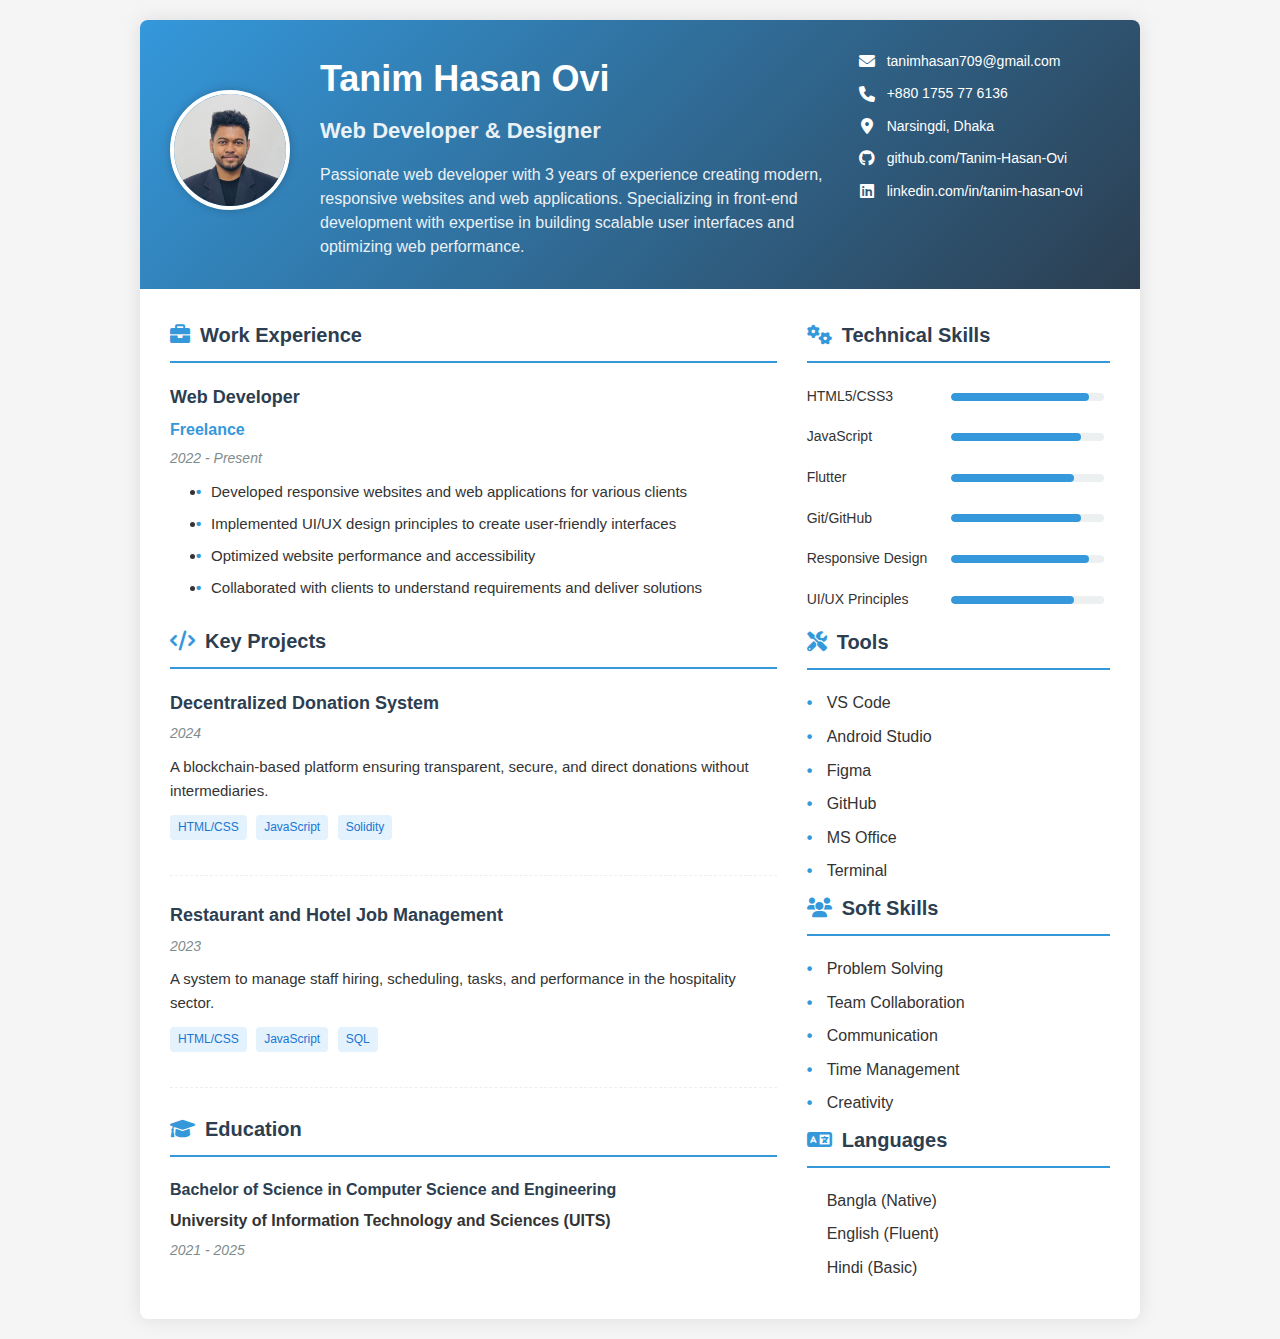
<file:  resume/index.html>
<!DOCTYPE html>
<html lang="en">
<head>
    <meta charset="UTF-8">
    <meta name="viewport" content="width=device-width, initial-scale=1.0">
    <title>Tanim Hasan Ovi - Web Developer Resume</title>
    <link rel="stylesheet" href="styles.css">
    <link rel="stylesheet" href="https://cdnjs.cloudflare.com/ajax/libs/font-awesome/6.0.0-beta3/css/all.min.css">
</head>
<body>
    <div class="resume-container">
        <header class="resume-header">
            <div class="profile-photo">
                <img src="img/TH_Ovi.jpg" alt="Tanim Hasan Ovi">
            </div>
            <div class="header-content">
                <h1>Tanim Hasan Ovi</h1>
                <h2>Web Developer & Designer</h2>
                <p class="summary">Passionate web developer with 3 years of experience creating modern, responsive websites and web applications. Specializing in front-end development with expertise in building scalable user interfaces and optimizing web performance.</p>
            </div>
            <div class="contact-info">
                <ul>
                    <li><i class="fas fa-envelope"></i> tanimhasan709@gmail.com</li>
                    <li><i class="fas fa-phone"></i> +880 1755 77 6136</li>
                    <li><i class="fas fa-map-marker-alt"></i> Narsingdi, Dhaka</li>
                    <li><i class="fab fa-github"></i> github.com/Tanim-Hasan-Ovi</li>
                    <li><i class="fab fa-linkedin"></i> linkedin.com/in/tanim-hasan-ovi</li>
                </ul>
            </div>
        </header>

        <div class="resume-body">
            <section class="left-column">
                <div class="experience">
                    <h3><i class="fas fa-briefcase"></i> Work Experience</h3>
                    <div class="job">
                        <h4>Web Developer</h4>
                        <div class="company">Freelance</div>
                        <div class="date">2022 - Present</div>
                        <ul class="responsibilities">
                            <li>Developed responsive websites and web applications for various clients</li>
                            <li>Implemented UI/UX design principles to create user-friendly interfaces</li>
                            <li>Optimized website performance and accessibility</li>
                            <li>Collaborated with clients to understand requirements and deliver solutions</li>
                        </ul>
                    </div>
                </div>
                
                <div class="projects">
                    <h3><i class="fas fa-code"></i> Key Projects</h3>
                    <div class="project">
                        <h4>Decentralized Donation System</h4>
                        <div class="date">2024</div>
                        <p>A blockchain-based platform ensuring transparent, secure, and direct donations without intermediaries.</p>
                        <div class="tech-used">
                            <span>HTML/CSS</span>
                            <span>JavaScript</span>
                            <span>Solidity</span>
                        </div>
                    </div>
                    <div class="project">
                        <h4>Restaurant and Hotel Job Management</h4>
                        <div class="date">2023</div>
                        <p>A system to manage staff hiring, scheduling, tasks, and performance in the hospitality sector.</p>
                        <div class="tech-used">
                            <span>HTML/CSS</span>
                            <span>JavaScript</span>
                            <span>SQL</span>
                        </div>
                    </div>
                </div>
                
                <div class="education">
                    <h3><i class="fas fa-graduation-cap"></i> Education</h3>
                    <div class="degree">
                        <h4>Bachelor of Science in Computer Science and Engineering</h4>
                        <div class="school">University of Information Technology and Sciences (UITS) </div>
                        <div class="date">2021 - 2025</div>
                    </div>
                </div>
            </section>
            
            <section class="right-column">
                <div class="skills">
                    <h3><i class="fas fa-cogs"></i> Technical Skills</h3>
                    <ul>
                        <li>
                            <span class="skill-name">HTML5/CSS3</span>
                            <div class="skill-bar"><div class="skill-level level-90"></div></div>
                        </li>
                        <li>
                            <span class="skill-name">JavaScript</span>
                            <div class="skill-bar"><div class="skill-level level-85"></div></div>
                        </li>
                        <li>
                            <span class="skill-name">Flutter</span>
                            <div class="skill-bar"><div class="skill-level level-80"></div></div>
                        </li>
                        <li>
                            <span class="skill-name">Git/GitHub</span>
                            <div class="skill-bar"><div class="skill-level level-85"></div></div>
                        </li>
                        <li>
                            <span class="skill-name">Responsive Design</span>
                            <div class="skill-bar"><div class="skill-level level-90"></div></div>
                        </li>
                        <li>
                            <span class="skill-name">UI/UX Principles</span>
                            <div class="skill-bar"><div class="skill-level level-80"></div></div>
                        </li>
                    </ul>
                </div>
                
                <div class="tools">
                    <h3><i class="fas fa-tools"></i> Tools</h3>
                    <ul>
                        <li>VS Code</li>
                        <li>Android Studio</li>
                        <li>Figma</li>
                        <li>GitHub</li>
                        <li>MS Office</li>
                        <li>Terminal</li>
                    </ul>
                </div>
                
                <div class="soft-skills">
                    <h3><i class="fas fa-users"></i> Soft Skills</h3>
                    <ul>
                        <li>Problem Solving</li>
                        <li>Team Collaboration</li>
                        <li>Communication</li>
                        <li>Time Management</li>
                        <li>Creativity</li>
                    </ul>
                </div>
                
                <div class="languages">
                    <h3><i class="fas fa-language"></i> Languages</h3>
                    <ul>
                        <li>Bangla (Native)</li>
                        <li>English (Fluent)</li>
                        <li>Hindi (Basic)</li>
                    </ul>
                </div>
            </section>
        </div>
    </div>
</body>
</html>
</file>
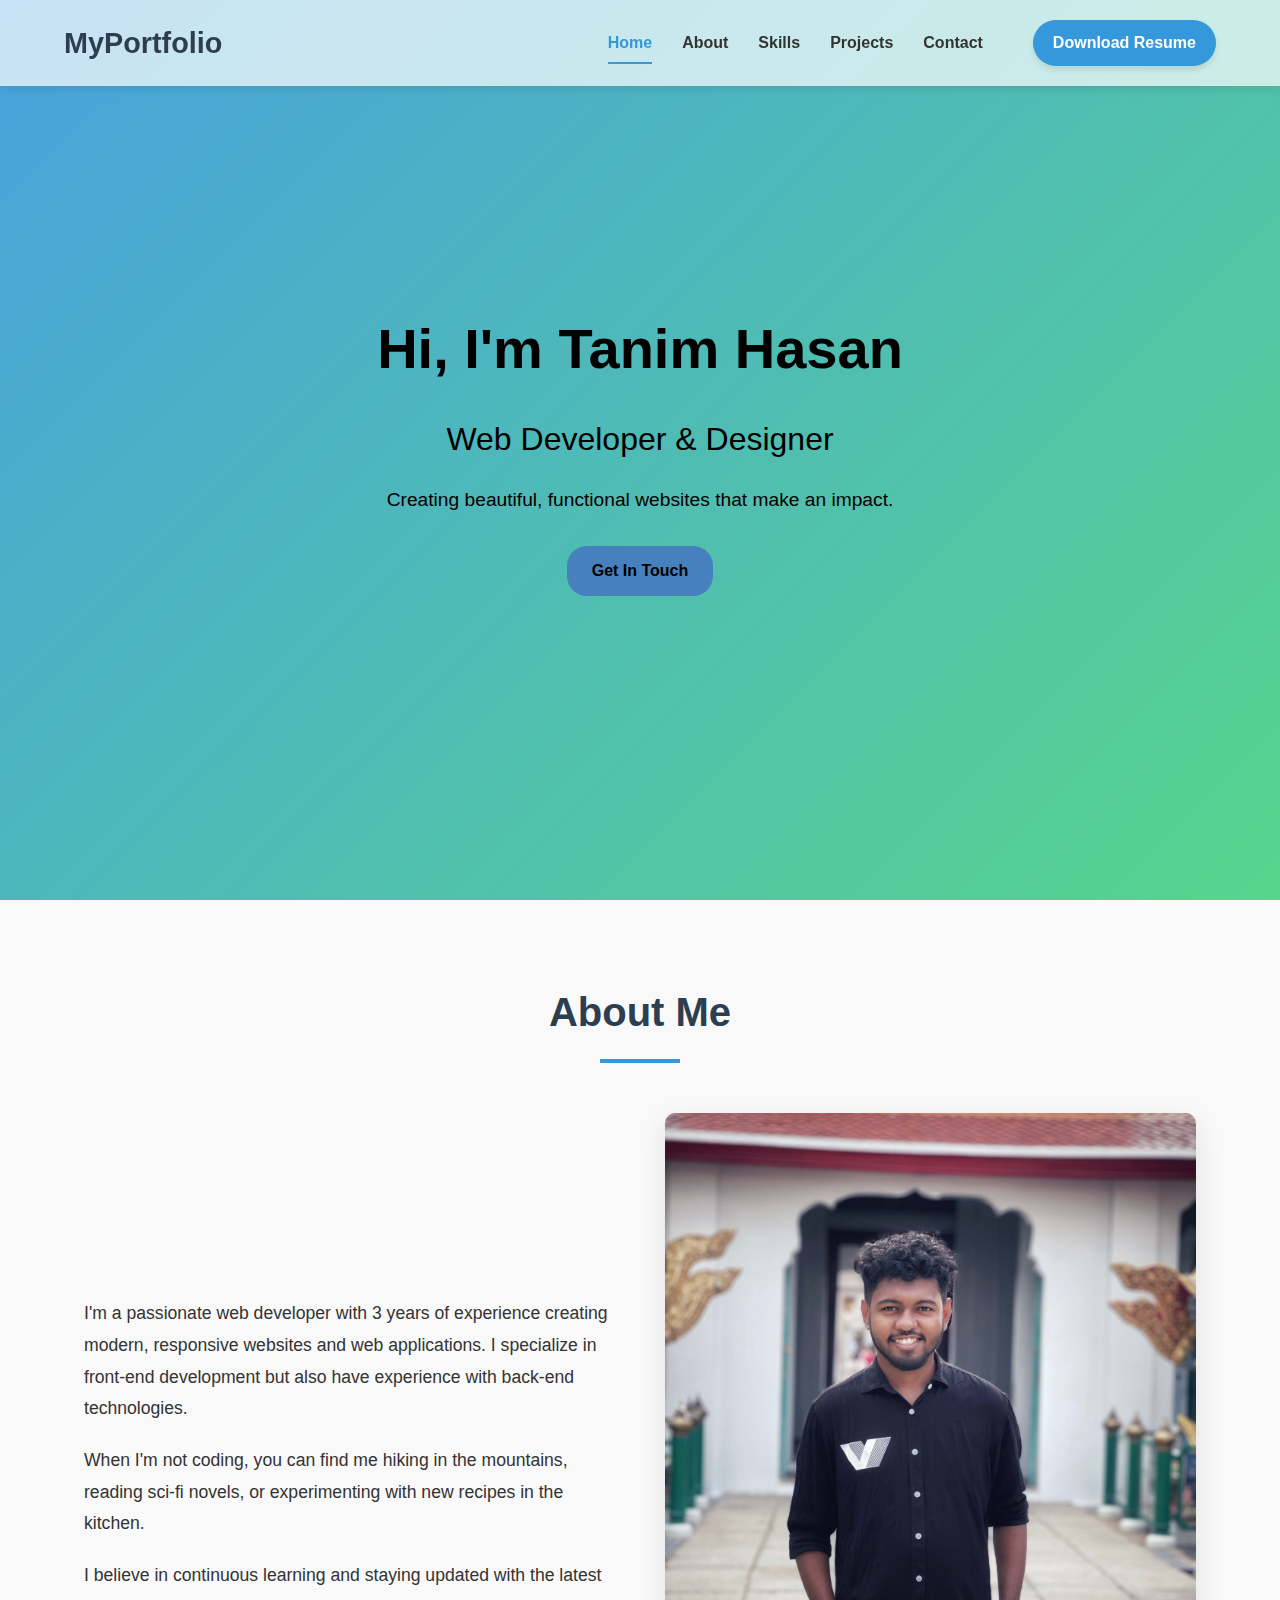
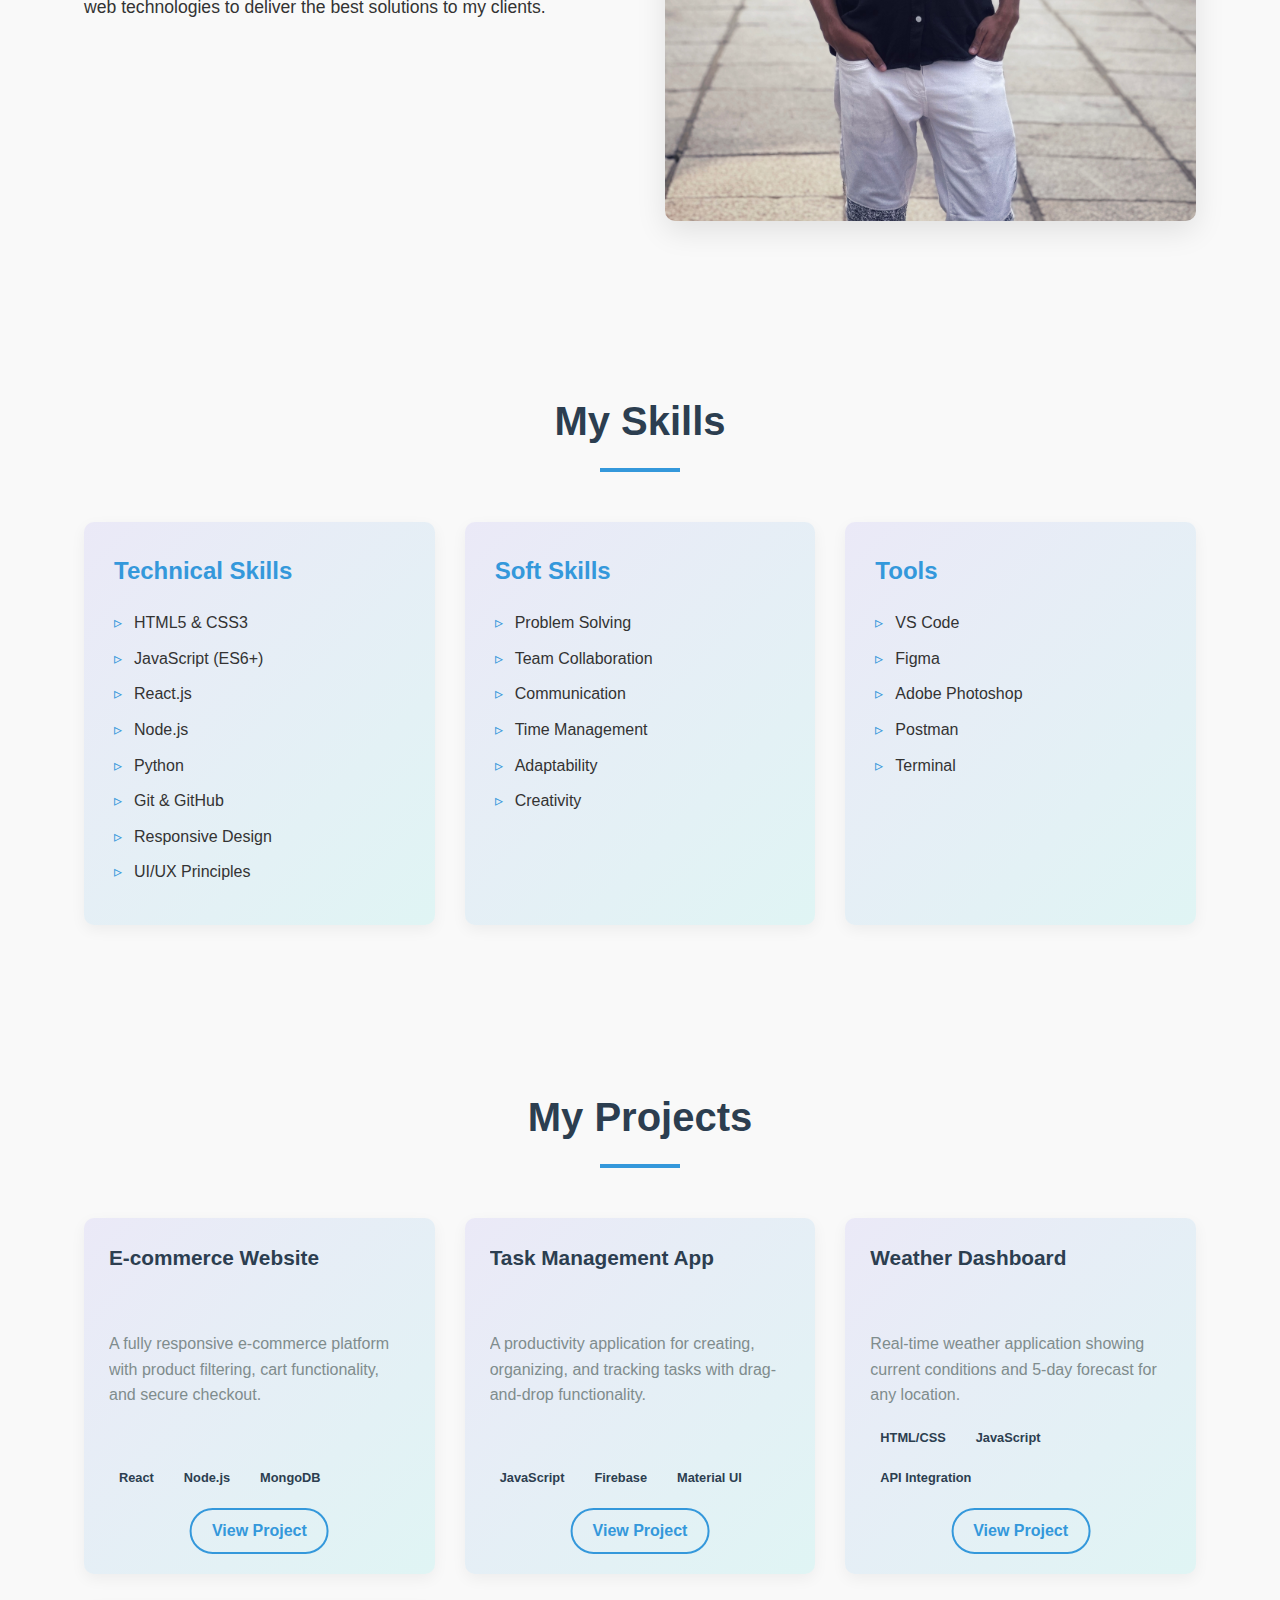
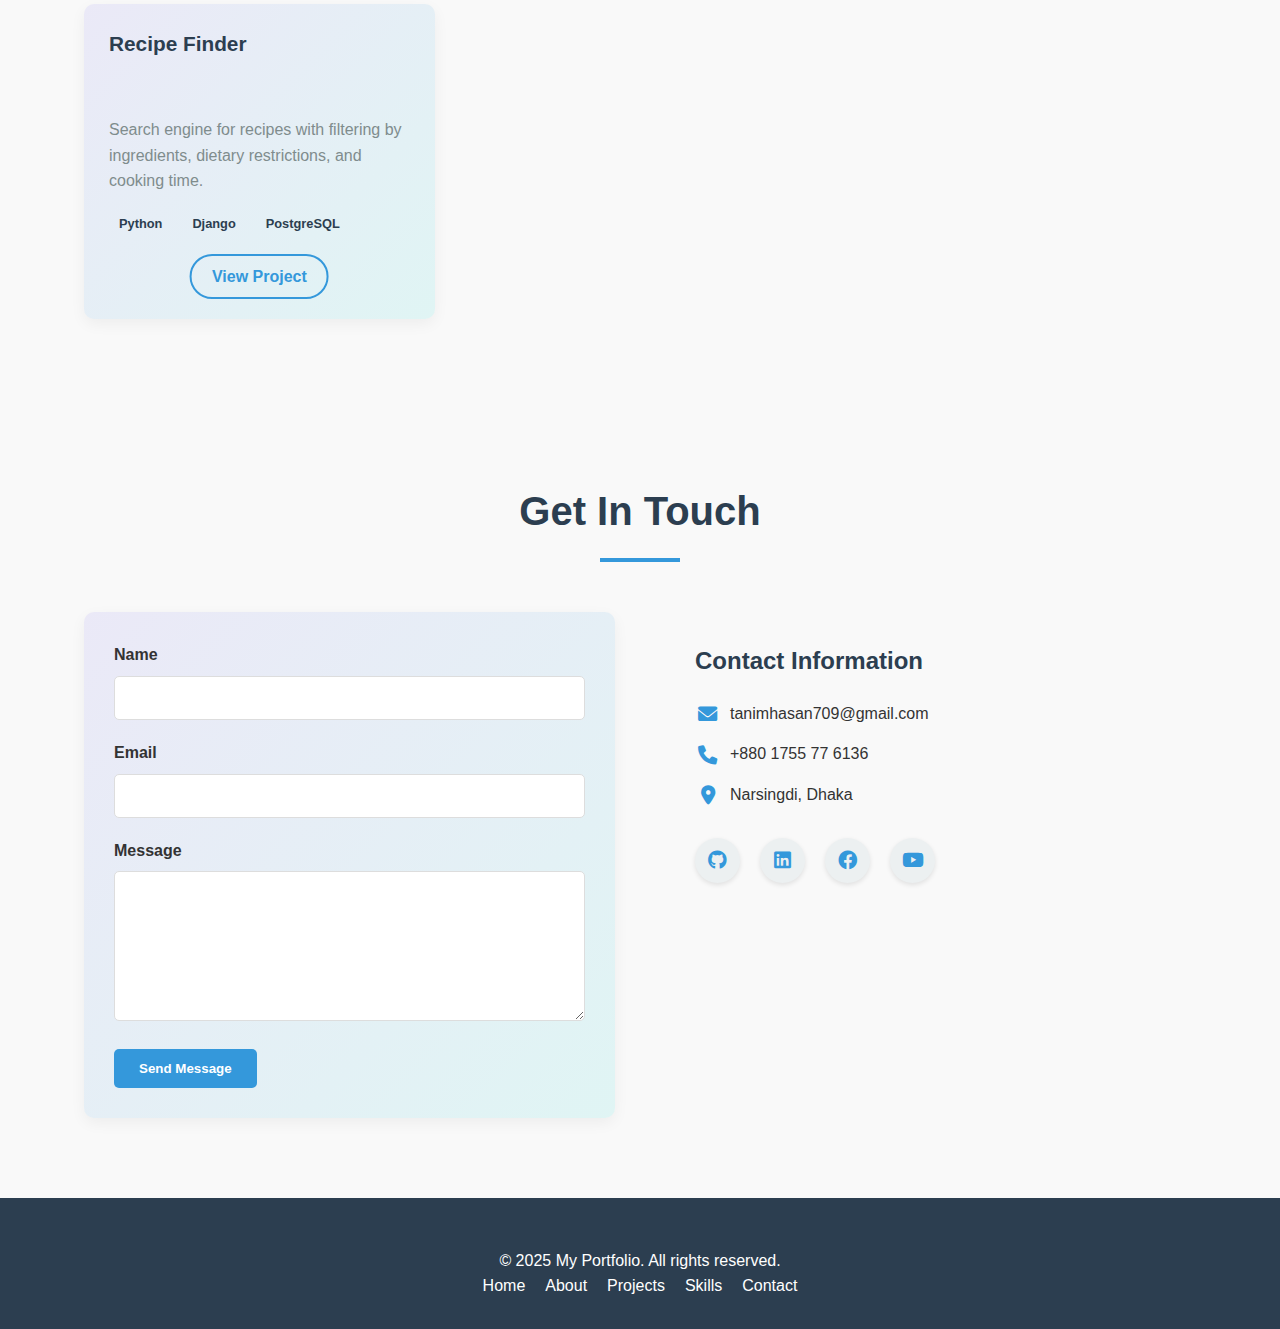
<file: portfolio/index.html>
<!DOCTYPE html>
<html lang="en">
<head>
    <meta charset="UTF-8">
    <meta name="viewport" content="width=device-width, initial-scale=1.0">
    <title>My Portfolio</title>
    <link rel="stylesheet" href="styles.css">
    <link rel="stylesheet" href="https://cdnjs.cloudflare.com/ajax/libs/font-awesome/6.0.0-beta3/css/all.min.css">
</head>
<body>
    <!-- Navigation Bar -->
    <nav class="navbar">
        <div class="container">
            <a href="#" class="logo">
                <!-- Optional logo image -->
                <!-- <img src="logo.png" alt="Logo" class="logo-img"> -->
                MyPortfolio
            </a>
            
            <div class="menu-toggle">
                <i class="fas fa-bars"></i>
            </div>
            
            <ul class="nav-links">
                <li><a href="#home" class="active">Home</a></li>
                <li><a href="#about">About</a></li>
                <li><a href="#skills">Skills</a></li>
                <li><a href="#projects">Projects</a></li>
                <li><a href="#contact">Contact</a></li>
                <li><a href="#" class="btn">Download Resume</a></li>
            </ul>
        </div>
    </nav>

    <!-- Home Section -->
    <section id="home" class="home-section">
        <div class="container">
            <div class="home-content">
                <h1>Hi, I'm <span>Tanim Hasan</span></h1>
                <h2>Web Developer & Designer</h2>
                <p>Creating beautiful, functional websites that make an impact.</p>
                <a href="#contact" class="btn">Get In Touch</a>
            </div>
        </div>
    </section>

    <!-- About Section -->
    <section id="about" class="about-section">
        <div class="container">
            <h2 class="section-title">About Me</h2>
            <div class="about-content">
                <div class="about-text">
                    <p>I'm a passionate web developer with 3 years of experience creating modern, responsive websites and web applications. I specialize in front-end development but also have experience with back-end technologies.</p>
                    <p>When I'm not coding, you can find me hiking in the mountains, reading sci-fi novels, or experimenting with new recipes in the kitchen.</p>
                    <p>I believe in continuous learning and staying updated with the latest web technologies to deliver the best solutions to my clients.</p>
                </div>
                <div class="about-image">
                    <img src= "image/tanim.jpg" alt="Profile Image">
                </div>
            </div>
        </div>
    </section>

    <!-- Skills Section -->
    <section id="skills" class="skills-section">
        <div class="container">
            <h2 class="section-title">My Skills</h2>
            <div class="skills-container">
                <div class="skill-category">
                    <h3>Technical Skills</h3>
                    <ul>
                        <li>HTML5 & CSS3</li>
                        <li>JavaScript (ES6+)</li>
                        <li>React.js</li>
                        <li>Node.js</li>
                        <li>Python</li>
                        <li>Git & GitHub</li>
                        <li>Responsive Design</li>
                        <li>UI/UX Principles</li>
                    </ul>
                </div>
                <div class="skill-category">
                    <h3>Soft Skills</h3>
                    <ul>
                        <li>Problem Solving</li>
                        <li>Team Collaboration</li>
                        <li>Communication</li>
                        <li>Time Management</li>
                        <li>Adaptability</li>
                        <li>Creativity</li>
                    </ul>
                </div>
                <div class="skill-category">
                    <h3>Tools</h3>
                    <ul>
                        <li>VS Code</li>
                        <li>Figma</li>
                        <li>Adobe Photoshop</li>
                        <li>Postman</li>
                        <li>Terminal</li>
                    </ul>
                </div>
            </div>
        </div>
    </section>

    <!-- Projects Section -->
    <section id="projects" class="projects-section">
        <div class="container">
            <h2 class="section-title">My Projects</h2>
            <div class="projects-grid">
                <!-- Project 1 -->
                <div class="project-card">
                    <h3>E-commerce Website</h3>
                    <p>A fully responsive e-commerce platform with product filtering, cart functionality, and secure checkout.</p>
                    <div class="tech-used">
                        <span>React</span>
                        <span>Node.js</span>
                        <span>MongoDB</span>
                    </div>
                    <a href="#" class="btn">View Project</a>
                </div>
                
                <!-- Project 2 -->
                <div class="project-card">
                    <h3>Task Management App</h3>
                    <p>A productivity application for creating, organizing, and tracking tasks with drag-and-drop functionality.</p>
                    <div class="tech-used">
                        <span>JavaScript</span>
                        <span>Firebase</span>
                        <span>Material UI</span>
                    </div>
                    <a href="#" class="btn">View Project</a>
                </div>
                
                <!-- Project 3 -->
                <div class="project-card">
                    <h3>Weather Dashboard</h3>
                    <p>Real-time weather application showing current conditions and 5-day forecast for any location.</p>
                    <div class="tech-used">
                        <span>HTML/CSS</span>
                        <span>JavaScript</span>
                        <span>API Integration</span>
                    </div>
                    <a href="#" class="btn">View Project</a>
                </div>
                
                <!-- Project 4 -->
                <div class="project-card">
                    <h3>Recipe Finder</h3>
                    <p>Search engine for recipes with filtering by ingredients, dietary restrictions, and cooking time.</p>
                    <div class="tech-used">
                        <span>Python</span>
                        <span>Django</span>
                        <span>PostgreSQL</span>
                    </div>
                    <a href="#" class="btn">View Project</a>
                </div>
            </div>
        </div>
    </section>

    <!-- Contact Section -->
    <section id="contact" class="contact-section">
        <div class="container">
            <h2 class="section-title">Get In Touch</h2>
            <div class="contact-container">
                <form class="contact-form">
                    <div class="form-group">
                        <label for="name">Name</label>
                        <input type="text" id="name" name="name" required>
                    </div>
                    <div class="form-group">
                        <label for="email">Email</label>
                        <input type="email" id="email" name="email" required>
                    </div>
                    <div class="form-group">
                        <label for="message">Message</label>
                        <textarea id="message" name="message" rows="5" required></textarea>
                    </div>
                    <button type="submit" class="btn">Send Message</button>
                </form>
                <div class="contact-info">
                    <h3>Contact Information</h3>
                    <p><i class="fas fa-envelope"></i> tanimhasan709@gmail.com</p>
                    <p><i class="fas fa-phone"></i> +880 1755 77 6136</p>
                    <p><i class="fas fa-map-marker-alt"></i> Narsingdi, Dhaka</p>
                    <div class="social-links">
                        <a href="https://github.com/Tanim-Hasan-Ovi"><i class="fab fa-github"></i></a>
                        <a href="https://www.linkedin.com/in/tanim-hasan-ovi-25aa6a34a/"><i class="fab fa-linkedin"></i></a>
                        <a href="https://www.facebook.com/tanimhasanovi"><i class="fab fa-facebook"></i></a>
                        <a href="https://www.youtube.com/@tanimhasanovi6477"><i class="fab fa-youtube"></i></a>

                    </div>
                </div>
            </div>
        </div>
    </section>

    <!-- Footer -->
    <footer class="footer">
        <div class="container">
            <p>&copy; 2025 My Portfolio. All rights reserved.</p>
            <div class="footer-links">
                <a href="#home">Home</a>
                <a href="#about">About</a>
                <a href="#projects">Projects</a>
                <a href="#skills">Skills</a>
                <a href="#contact">Contact</a>
            </div>
        </div>
    </footer>

<script src="main.js"></script>
</body>
</html>
</file>
<file:  resume/styles.css>
/* Base Styles */
* {
    margin: 0;
    padding: 0;
    box-sizing: border-box;
}

body {
    font-family: 'Open Sans', sans-serif;
    line-height: 1.6;
    color: #333;
    background-color: #f5f5f5;
    padding: 20px;
}

.resume-container {
    max-width: 1000px;
    margin: 0 auto;
    background: white;
    box-shadow: 0 0 20px rgba(0, 0, 0, 0.1);
    border-radius: 8px;
    overflow: hidden;
}

/* Header Styles */
.resume-header {
    display: flex;
    padding: 30px;
    background: linear-gradient(135deg, #3498db, #2c3e50);
    color: white;
    position: relative;
}

.profile-photo {
    width: 120px;
    height: 120px;
    border-radius: 50%;
    overflow: hidden;
    border: 4px solid white;
    margin-top: 40px;
    margin-right: 30px;
    box-shadow: 0 0 10px rgba(0, 0, 0, 0.2);
}

.profile-photo img {
    width: 100%;
    height: 120%;
    object-fit: cover;
}

.header-content {
    flex: 2;
    padding-right: 30px;
}

.header-content h1 {
    font-size: 36px;
    margin-bottom: 5px;
    font-weight: 700;
}

.header-content h2 {
    font-size: 22px;
    margin-bottom: 15px;
    font-weight: 600;
    opacity: 0.9;
}

.header-content .summary {
    font-size: 16px;
    opacity: 0.9;
    line-height: 1.5;
}

.contact-info {
    flex: 1;
}

.contact-info ul {
    list-style: none;
}

.contact-info li {
    margin-bottom: 10px;
    display: flex;
    align-items: center;
    font-size: 14px;
}

.contact-info i {
    margin-right: 10px;
    font-size: 16px;
    width: 20px;
    text-align: center;
}

/* Body Layout */
.resume-body {
    display: flex;
    padding: 30px;
}

.left-column {
    flex: 2;
    padding-right: 30px;
}

.right-column {
    flex: 1;
}

/* Section Headers */
h3 {
    font-size: 20px;
    margin-bottom: 20px;
    padding-bottom: 10px;
    border-bottom: 2px solid #3498db;
    color: #2c3e50;
    font-weight: 600;
    display: flex;
    align-items: center;
}

h3 i {
    margin-right: 10px;
    color: #3498db;
}

/* Experience Section */
.job {
    margin-bottom: 25px;
}

.job h4 {
    font-size: 18px;
    color: #2c3e50;
    margin-bottom: 5px;
}

.company {
    font-weight: 600;
    color: #3498db;
    margin-bottom: 5px;
}

.date {
    font-size: 14px;
    color: #7f8c8d;
    margin-bottom: 10px;
    font-style: italic;
}

.responsibilities {
    list-style-position: inside;
    font-size: 15px;
    padding-left: 20px;
}

.responsibilities li {
    margin-bottom: 8px;
    position: relative;
}

.responsibilities li::before {
    content: "•";
    color: #3498db;
    font-weight: bold;
    display: inline-block;
    width: 1em;
    margin-left: -1em;
}

/* Projects Section */
.project {
    margin-bottom: 25px;
    padding-bottom: 20px;
    border-bottom: 1px dashed #eee;
}

.project h4 {
    font-size: 18px;
    color: #2c3e50;
    margin-bottom: 5px;
}

.project p {
    font-size: 15px;
    margin-bottom: 10px;
}

.tech-used {
    margin: 10px 0;
}

.tech-used span {
    display: inline-block;
    background-color: #e3f2fd;
    color: #1976d2;
    padding: 3px 8px;
    border-radius: 4px;
    font-size: 12px;
    margin-right: 5px;
    margin-bottom: 5px;
}

/* Education Section */
.degree {
    margin-bottom: 20px;
}

.degree h4 {
    font-size: 16px;
    color: #2c3e50;
    margin-bottom: 5px;
}

.school {
    font-weight: 600;
    margin-bottom: 5px;
}

/* Skills Section */
.skills ul, .tools ul, .soft-skills ul, .languages ul {
    list-style: none;
}

.skills ul li {
    margin-bottom: 15px;
}

.skill-name {
    display: inline-block;
    width: 140px;
    font-size: 14px;
}

.skill-bar {
    display: inline-block;
    width: calc(100% - 150px);
    height: 8px;
    background: #ecf0f1;
    border-radius: 4px;
    overflow: hidden;
    vertical-align: middle;
}

.skill-level {
    height: 100%;
    background: #3498db;
    border-radius: 4px;
}

.level-90 { width: 90%; }
.level-85 { width: 85%; }
.level-80 { width: 80%; }

.tools li, .soft-skills li, .languages li {
    margin-bottom: 8px;
    position: relative;
    padding-left: 20px;
}

.tools li::before, .soft-skills li::before {
    content: "•";
    color: #3498db;
    font-weight: bold;
    position: absolute;
    left: 0;
}

/* Responsive Design */
@media (max-width: 768px) {
    .resume-header {
        flex-direction: column;
    }
    
    .profile-photo {
        margin: 0 auto 20px;
    }
    
    .header-content {
        padding-right: 0;
        margin-bottom: 20px;
        text-align: center;
    }
    
    .resume-body {
        flex-direction: column;
    }
    
    .left-column {
        padding-right: 0;
    }
    
    .right-column {
        margin-top: 30px;
    }
    
    .contact-info ul {
        display: flex;
        flex-wrap: wrap;
        justify-content: center;
    }
    
    .contact-info li {
        margin: 0 10px 10px 0;
    }
}

@media print {
    body {
        padding: 0;
        background: none;
    }
    
    .resume-container {
        box-shadow: none;
        border-radius: 0;
    }
    
    a {
        text-decoration: none;
        color: inherit;
    }
}
</file>
<file: portfolio/styles.css>
/* Global Styles */
:root {
    --primary-color: #3498db;
    --secondary-color: #2c3e50;
    --accent-color: #e74c3c;
    --light-color: #ecf0f1;
    --dark-color: #2c3e50;
    --text-color: #333;
    --text-light: #7f8c8d;
}

* {
    margin: 0;
    padding: 0;
    box-sizing: border-box;
}

body {
    font-family: 'Segoe UI', Tahoma, Geneva, Verdana, sans-serif;
    line-height: 1.6;
    color: var(--text-color);
    background-color: #f9f9f9;
}

.container {
    width: 90%;
    max-width: 1200px;
    margin: 0 auto;
    padding: 0 20px;
}

section {
    padding: 80px 0;
}

.section-title {
    text-align: center;
    margin-bottom: 50px;
    font-size: 2.5rem;
    color: var(--secondary-color);
    position: relative;
}

.section-title::after {
    content: '';
    display: block;
    width: 80px;
    height: 4px;
    background-color: var(--primary-color);
    margin: 15px auto;
}

.btn {
    display: inline-block;
    background-color: var(--primary-color);
    color: white;
    padding: 12px 25px;
    border-radius: 5px;
    text-decoration: none;
    font-weight: 600;
    transition: all 0.3s ease;
    border: none;
    cursor: pointer;
}

.btn:hover {
    background-color: #2980b9;
    transform: translateY(-3px);
    box-shadow: 0 5px 15px rgba(0, 0, 0, 0.1);
}

/* Navigation Bar */
.navbar {
    background: rgb(255, 255, 255, 0.7);
    box-shadow: 0 2px 10px rgba(0, 0, 0, 0.1);
    position: fixed;
    width: 100%;
    top: 0;
    z-index: 1000;
    transition: all 0.3s ease;
}

/* Navbar scroll effect */
.navbar.scrolled {
    padding: 5px 0;
    background: rgb(255, 255, 255, 0.7);
    backdrop-filter: blur(5px);
    box-shadow: 0 5px 20px rgba(0, 0, 0, 0.1);
}

.navbar .container {
    display: flex;
    justify-content: space-between;
    align-items: center;
    padding: 20px 0;
    transition: padding 0.3s ease;
}

.navbar.scrolled .container {
    padding: 5px 0;
}

.logo {
    font-size: 1.8rem;
    font-weight: 700;
    color: var(--secondary-color);
    text-decoration: none;
    display: flex;
    align-items: center;
    gap: 10px;
}

/* Optional logo image */
.logo-img {
    width: 40px;
    height: 40px;
    border-radius: 50%;
    object-fit: cover;
}

.nav-links {
    display: flex;
    list-style: none;
    align-items: center;
}

.nav-links li {
    position: relative;
    margin-left: 30px;
}

.nav-links a {
    text-decoration: none;
    color: var(--text-color);
    font-weight: 600;
    transition: all 0.3s ease;
    padding: 8px 0;
    display: inline-block;
}

.nav-links a:hover {
    color: var(--primary-color);
}

/* Active link styling */
.nav-links a.active {
    color: var(--primary-color);
    font-weight: 700;
}

/* Underline animation on hover */
.nav-links a::after {
    content: '';
    position: absolute;
    width: 0;
    height: 2px;
    bottom: 0;
    left: 0;
    background-color: var(--primary-color);
    transition: width 0.3s ease;
}

.nav-links a:hover::after,
.nav-links a.active::after {
    width: 100%;
}

/* Download button specific styling */
.nav-links .btn {
    padding: 10px 20px;
    margin-left: 20px;
    border-radius: 30px;
    background-color: var(--primary-color);
    color: white;
    transition: all 0.3s ease;
    box-shadow: 0 4px 6px rgba(0, 0, 0, 0.1);
}

.nav-links .btn:hover {
    background-color: var(--secondary-color);
    transform: translateY(-2px);
    box-shadow: 0 6px 12px rgba(0, 0, 0, 0.15);
}

/* Mobile menu toggle (hidden by default) */
.menu-toggle {
    display: none;
    cursor: pointer;
    font-size: 1.5rem;
    color: var(--secondary-color);
}

/* Responsive styles */
@media (max-width: 768px) {
    .navbar .container {
        padding: 15px 0;
    }
    
    .nav-links {
        position: fixed;
        top: 70px;
        left: -100%;
        width: 80%;
        height: calc(100vh - 70px);
        background-color: white;
        flex-direction: column;
        align-items: flex-start;
        padding: 20px;
        box-shadow: 2px 0 10px rgba(0, 0, 0, 0.1);
        transition: left 0.3s ease;
    }
    
    .nav-links.active {
        left: 0;
    }
    
    .nav-links li {
        margin: 15px 0;
        width: 100%;
    }
    
    .nav-links a {
        padding: 10px 0;
        width: 100%;
    }
    
    .nav-links .btn {
        margin: 20px 0 0;
        width: 100%;
        text-align: center;
    }
    
    .menu-toggle {
        display: block;
    }
}

/* Dark mode variant */
.navbar.dark {
    background-color: var(--secondary-color);
    color: white;
}

.navbar.dark .logo,
.navbar.dark .nav-links a {
    color: white;
}

.navbar.dark .nav-links a:hover {
    color: var(--primary-color);
}

.navbar.dark.scrolled {
    background-color: rgba(44, 62, 80, 0.95);
}

/* Sticky navbar animation */
@keyframes slideDown {
    from {
        transform: translateY(-100%);
    }
    to {
        transform: translateY(0);
    }
}

.navbar {
    animation: slideDown 0.5s ease forwards;
}

/* Home Section */
.home-section {
    height: 100vh;
    display: flex;
    align-items: center;
    background: linear-gradient(135deg, rgba(52, 152, 219, 0.9), rgba(46, 204, 113, 0.8)), 
                url('https://images.unsplash.com/photo-1498050108023-c5249f4df085?ixlib=rb-1.2.1&auto=format&fit=crop&w=1352&q=80') no-repeat center center/cover;
    color:black;
    text-align: center;
}

.home-content h1 {
    font-size: 3.5rem;
    margin-bottom: 20px;
    color: black;
}

.home-content h1 span {
    color: black;
}

.home-content h2 {
    font-size: 2rem;
    margin-bottom: 20px;
    font-weight: 400;
}

.home-content p {
    font-size: 1.2rem;
    max-width: 700px;
    margin: 0 auto 30px;
}

.home-content .btn {
    background-color: #4681bd;
    color: black;
    border-radius: 20px;
    font-weight: 5px ;
}

/* About Section */
.about-content {
    display: flex;
    align-items: center;
    gap: 50px;
}

.about-text {
    flex: 1;
}

.about-text p {
    margin-bottom: 20px;
    font-size: 1.1rem;
    line-height: 1.8;
}

.about-image {
    flex: 1;
}

.about-image img {
    width: 100%;
    border-radius: 10px;
    box-shadow: 0 10px 30px rgba(0, 0, 0, 0.1);
}

/* Skills Section */
.skills-container {
    display: flex;
    justify-content: space-between;
    flex-wrap: wrap;
    gap: 30px;
}

.skill-category {
    flex: 1;
    min-width: 300px;
    background: linear-gradient(135deg, rgba(108, 92, 231, 0.1), rgba(0, 206, 201, 0.1));
    padding: 30px;
    border-radius: 10px;
    box-shadow: 0 5px 15px rgba(0, 0, 0, 0.05);
}

.skill-category h3 {
    color: var(--primary-color);
    margin-bottom: 20px;
    font-size: 1.5rem;
}

.skill-category ul {
    list-style: none;
}

.skill-category li {
    margin-bottom: 10px;
    padding-left: 20px;
    position: relative;
}

.skill-category li::before {
    content: '▹';
    position: absolute;
    left: 0;
    color: var(--primary-color);
}

/* Projects Section */
.projects-grid {
    display: grid;
    grid-template-columns: repeat(auto-fill, minmax(300px, 1fr));
    gap: 30px;
}

.project-card {
    background: linear-gradient(135deg, rgba(108, 92, 231, 0.1), rgba(0, 206, 201, 0.1));
    border-radius: 10px;
    overflow: hidden;
    box-shadow: 0 5px 15px rgba(0, 0, 0, 0.05);
    transition: transform 0.3s ease, box-shadow 0.3s ease;
    position: relative;
    padding: 25px;
    padding-bottom: 80px; /* Space for absolute button */
    display: flex;
    flex-direction: column;
    gap: 15px;
    height: 100%;
}

/* Explicit Ordering */
.project-card h3 {
    order: 1;
    color: var(--secondary-color);
    margin: 0 0 15px 0;
    font-size: 1.3rem;
    line-height: 1.4;
    min-height: calc(2 * 1.3rem * 1.4); 
    overflow: hidden; 
}

.project-card p {
    order: 2; 
    color: var(--text-light);
    margin: 0;
    overflow: hidden; 
}

.tech-used {
    order: 3; 
    display: flex;
    flex-wrap: wrap;
    gap: 10px;
    margin-top: auto; 
    overflow: hidden; 
}

.tech-used span {
    background-color: transparent;
    color: var(--secondary-color);
    padding: 5px 10px;
    border-radius: 5px;
    font-size: 0.8rem;
    font-weight: 600;
    overflow: hidden; 
}

.project-card .btn {
    order: 4; 
    position: absolute;
    bottom: 20px;
    left: 50%;
    transform: translateX(-50%);
    display: inline-block;
    text-align: center;
    margin: 0;
    border-radius: 40px;
    background: transparent;
    color: var(--primary-color);
    border: 2px solid var(--primary-color);
    padding: 8px 20px;
    white-space: nowrap;
    transition: all 0.3s ease;
}

/* Hover States */
.project-card:hover {
    transform: translateY(-10px);
    box-shadow: 0 15px 30px rgba(0, 0, 0, 0.1);
}

.project-card .btn:hover {
    background: var(--primary-color);
    color: white;
}

/* Contact Section */
.contact-container {
    display: flex;
    gap: 50px;
}

.contact-form {
    flex: 1;
    background: linear-gradient(135deg, rgba(108, 92, 231, 0.1), rgba(0, 206, 201, 0.1));
    padding: 30px;
    border-radius: 10px;
    box-shadow: 0 5px 15px rgba(0, 0, 0, 0.05);
}

.form-group {
    margin-bottom: 20px;
}

.form-group label {
    display: block;
    margin-bottom: 8px;
    font-weight: 600;
}

.form-group input,
.form-group textarea {
    width: 100%;
    padding: 12px;
    border: 1px solid #ddd;
    border-radius: 5px;
    font-family: inherit;
    font-size: 1rem;
}

.form-group textarea {
    resize: vertical;
    min-height: 150px;
}

.contact-info {
    flex: 1;
    padding: 30px;
}

.contact-info h3 {
    color: var(--secondary-color);
    margin-bottom: 20px;
    font-size: 1.5rem;
}

.contact-info p {
    margin-bottom: 15px;
    display: flex;
    align-items: center;
}

.contact-info i {
    margin-right: 10px;
    color: var(--primary-color);
    font-size: 1.2rem;
    width: 25px;
    text-align: center;
}

.social-links {
    display: flex;
    gap: 20px;
    margin: 30px 0;
    
}

.social-links a {
    display: inline-flex;
    align-items: center;
    justify-content: center;
    width: 45px;
    height: 45px;
    background-color: var(--light-color);
    color: var(--secondary-color);
    border-radius: 50%;
    font-size: 1.3rem;
    transition: all 0.3s ease;
    box-shadow: 0 2px 5px rgba(0, 0, 0, 0.1);
    text-decoration: none; /* Remove underline */
    position: relative; 
}

.social-links a i {
    position: absolute;
    top: 50%;
    left: 50%;
    transform: translate(-50%, -50%);
}

.social-links a:hover {
    background-color: rgba(52, 152, 219, 0.5); 
    color: white;
    transform: translateY(-5px);
    box-shadow: 0 5px 15px rgba(0, 0, 0, 0.2);
    text-decoration: none;
}

/* Footer */
.footer {
    background-color: var(--secondary-color);
    color: white;
    padding: 30px 0;
    text-align: center;
}

.footer .container {
    display: flex;
    flex-direction: column;
    align-items: center;
}

.footer p {
    margin-top: 20px;
}

.footer-links {
    display: flex;
    gap: 20px;
}

.footer-links a {
    color: white;
    text-decoration: none;
    transition: color 0.3s ease;
}

.footer-links a:hover {
    color: var(--primary-color);
}

/* Responsive Design */
@media (max-width: 768px) {
    .navbar .container {
        flex-direction: column;
    }

    .nav-links {
        margin-top: 20px;
        flex-direction: column;
        align-items: center;
    }

    .nav-links li {
        margin: 10px 0;
    }

    .home-content h1 {
        font-size: 2.5rem;
    }

    .home-content h2 {
        font-size: 1.5rem;
    }

    .about-content {
        flex-direction: column;
    }

    .contact-container {
        flex-direction: column;
    }
}
</file>
